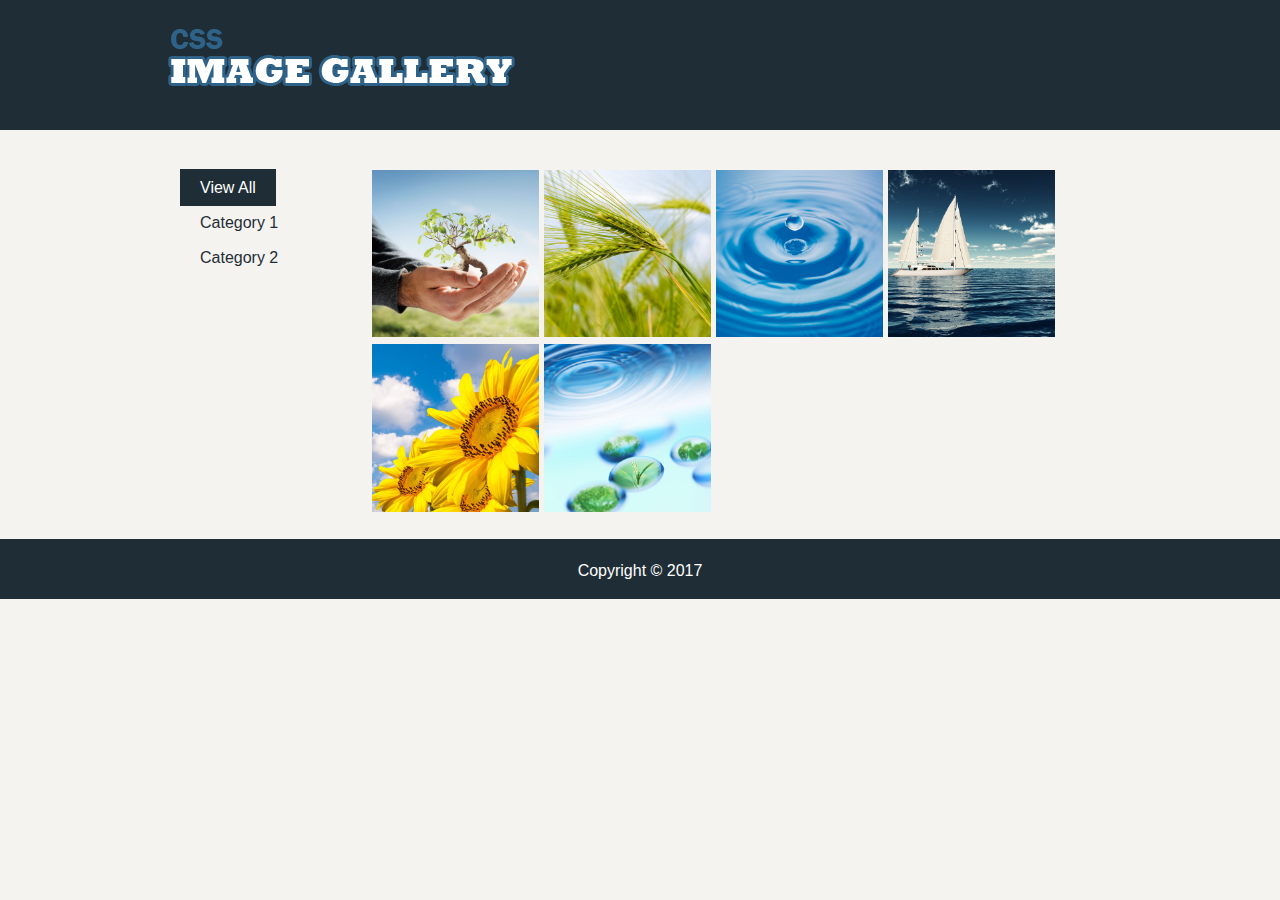
<file: imageGallery/index.html>
<!DOCTYPE html>
<html lang="en">
<head>
	<meta charset="UTF-8">
	<title>Image Gallery</title>
	<link rel="stylesheet" href="css/style.css">
	<link rel="stylesheet" href="css/jquery.fancybox.css">
	<link rel="stylesheet" href="css/jquery.fancybox-buttons.css">
	<link rel="stylesheet" href="css/jquery.fancybox-thumbs.css">



	<!--<script src="js/jquery.js"></script>-->
	<script
			  src="https://code.jquery.com/jquery-1.12.4.min.js"
			  integrity="sha256-ZosEbRLbNQzLpnKIkEdrPv7lOy9C27hHQ+Xp8a4MxAQ="
			  crossorigin="anonymous"></script>
	<script src="js/jquery.fancybox.pack.js"></script>
	<script src="js/jquery.fancybox-buttons.js"></script>
	<script src="js/jquery.fancybox-media.js"></script>
	<script src="js/jquery.fancybox-thumbs.js"></script>
	<script type="text/javascript">
		$(document).ready(function() {
			$(".fancybox").fancybox({
				helpers: {
					buttons:{}
				}
			});

			$('.filter').on('click', function() {
				var $this = $(this);
				if(!$this.hasClass('active')) {
					$('.filter').removeClass('active'); // remove active from any other filter link
					$this.addClass('active'); // add active tab
					//Get data-rel
					var $filter = $this.data('rel');
					$filter == 'all' ? //multiline ternary function
					$('.fancybox')
					.attr('data-fancybox-group', 'gallery')
					.not(':visible')
					.fadeIn()
					:
					$('.fancybox')
					.fadeOut(0)
					.filter(function() {
						return $(this).data('filter') == $filter;
					})
					.attr('data-fancybox-group', $filter)
					.fadeIn(1000);
				}
			});
		});
	</script>

		  
</head>
<body>
	<header>
		<div class="container">
			<img src="img/logo.png" class="logo">
		</div>
	</header>
	<div class="container">
		<section>
			<div class="gallery">
				<a class="fancybox" data-fancybox-group="gallery" data-filter="category1" href="img/image1.jpg"><img src="img/image1.jpg" alt=""></a>
				<a class="fancybox" data-fancybox-group="gallery" data-filter="category1" href="img/image2.jpg"><img src="img/image2.jpg" alt=""></a>
				<a class="fancybox" data-fancybox-group="gallery" data-filter="category2" href="img/image3.jpg"><img src="img/image3.jpg" alt=""></a>
				<a class="fancybox" data-fancybox-group="gallery" data-filter="category1" href="img/image4.jpg"><img src="img/image4.jpg" alt=""></a>
				<a class="fancybox" data-fancybox-group="gallery" data-filter="category2" href="img/image5.jpg"><img src="img/image5.jpg" alt=""></a>
				<a class="fancybox" data-fancybox-group="gallery" data-filter="category2" href="img/image6.jpg"><img src="img/image6.jpg" alt=""></a>
			</div>
		</section>
		<aside>
			<nav>
				<a data-rel="all" href="javascript:;" class="filter active">View All</a>
				<a data-rel="category1" href="javascript:;" class="filter ">Category 1</a>
				<a data-rel="category2" href="javascript:;" class="filter ">Category 2</a>
			</nav>
		</aside>
	</div>
	<footer>
		<div class="container">
			<p>Copyright &copy; 2017</p>
		</div>
	</footer>
	
</body>
</html>
</file>
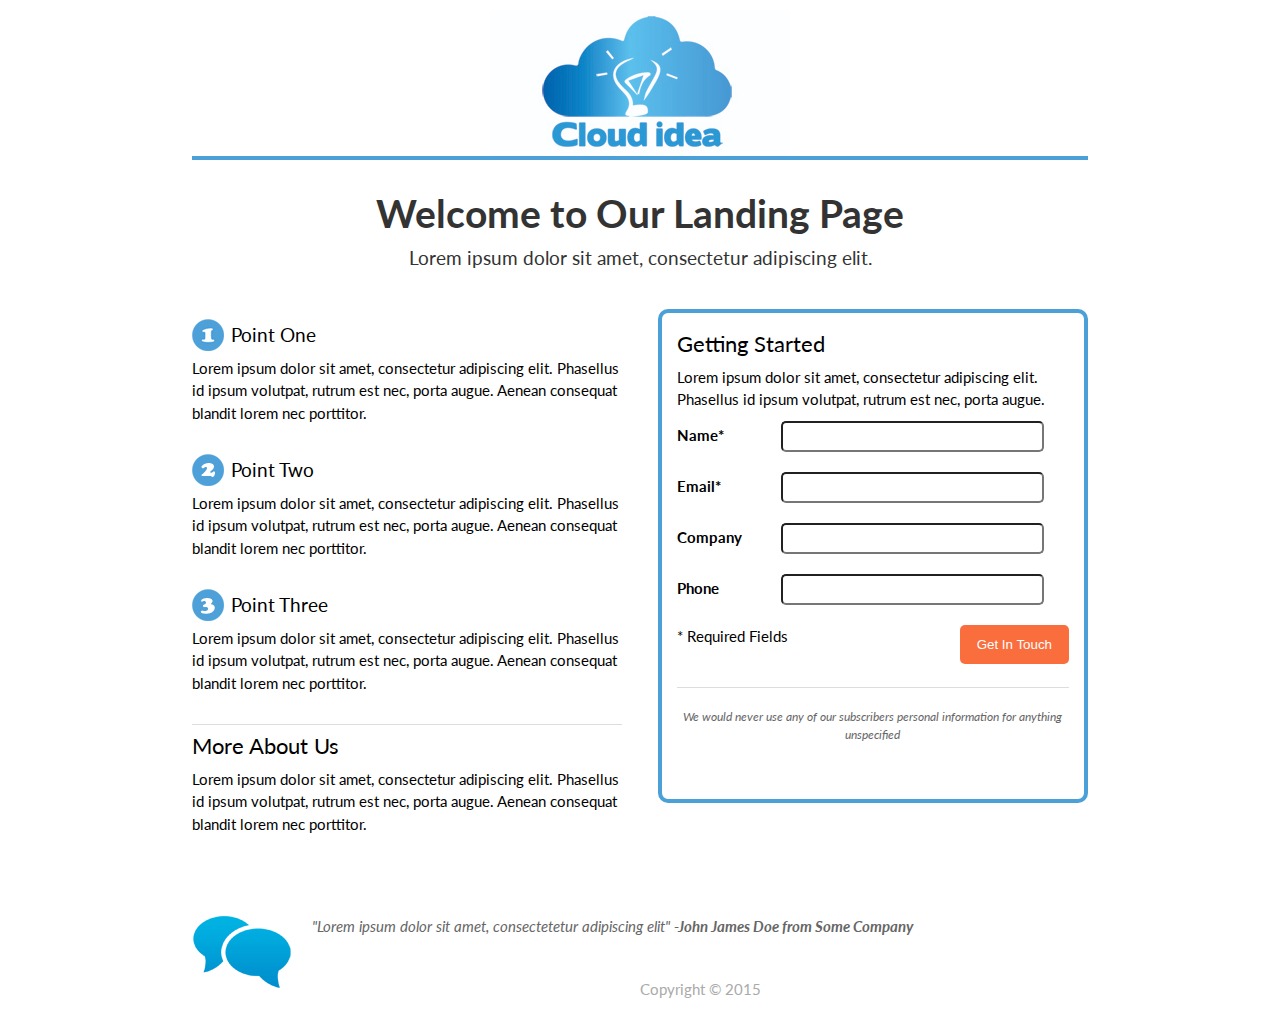
<file: LandingPage/index.html>
<!DOCTYPE html>
<html>
  <head>
  	<title>Hi There!</title>
  	<link rel="stylesheet" href="css/reset.css" type="text/css">
  	<link rel="stylesheet" href="css/styles.css" type="text/css">
  	<meta name="viewport" content="width=device-width, initial-scale-1">
  	<link href='http://fonts.googleapis.com/css?family=Lato&subset=latin,latin-ext' rel='stylesheet' type='text/css'>
  </head>

  <body>

  	<div id="container">
  		<header id="main-header">
  			<img src="images/logo.jpg" id="logo" alt="Cloud Idea">
  		</header>

      
  		<div id="main-text">
         <h1>Welcome to Our Landing Page</h1>
         <h4>Lorem ipsum dolor sit amet, consectetur adipiscing elit.</h4>
  		</div>
      <div id="sub-1">
          <ul class="points">
            <li>
              <img src="images/number1.png" alt="Point 1">
              <h4>Point One</h4>
              <p>Lorem ipsum dolor sit amet, consectetur adipiscing elit. Phasellus id ipsum volutpat, rutrum est nec, porta augue. Aenean consequat blandit lorem nec porttitor. </p>
            </li>
            <li>
              <img src="images/number2.png" alt="Point 2">
              <h4>Point Two</h4>
              <p>Lorem ipsum dolor sit amet, consectetur adipiscing elit. Phasellus id ipsum volutpat, rutrum est nec, porta augue. Aenean consequat blandit lorem nec porttitor. </p>
            </li>
            <li>
              <img src="images/number3.png" alt="Point 3">
              <h4>Point Three</h4>
              <p>Lorem ipsum dolor sit amet, consectetur adipiscing elit. Phasellus id ipsum volutpat, rutrum est nec, porta augue. Aenean consequat blandit lorem nec porttitor. </p>
            </li>
          </ul>
          <footer class="content-footer">
               <h3>More About Us</h3>
               <p>Lorem ipsum dolor sit amet, consectetur adipiscing elit. Phasellus id ipsum volutpat, rutrum est nec, porta augue. Aenean consequat blandit lorem nec porttitor.</p>
          </footer>  

      </div>

      <div id="sub-2">
       <form id="contact-form">
           <header id="content-header">
               <h3>Getting Started</h3>
               <p>Lorem ipsum dolor sit amet, consectetur adipiscing elit. Phasellus id ipsum volutpat, rutrum est nec, porta augue.</p>
           </header>
           <div>
              <label>Name*</label>
              <input type="text">
          </div>
          <div>
             <label>Email*</label>
             <input type="email">
          </div> 
          <div>
              <label>Company</label>
              <input type="text">
          </div>
          <div>
              <label>Phone</label>
              <input type="text">
          </div>
          <div>
             <em>* Required Fields</em>
             <input type="submit" value="Get In Touch">
          </div>  
          <div class="clearfix"></div>
          <div class="content-footer">
             <p>We would never use any of our subscribers personal information for anything unspecified</p>
          </div>

        </form>

      </div>
      <div class="clearfix"></div>
      <div id="testimonial">
          <img src="images/testimonial.png" alt="Customer Testimonial">
          <blockquote>
            "Lorem ipsum dolor sit amet, consectetetur adipiscing elit" <strong>-John James Doe from Some Company</strong>
          </blockquote>
      </div>
      <footer id="main-footer">
        <p>Copyright &copy; 2015</p>
      </footer>  


  	</div><!-- .container -->

  </body>
  </html>
</file>
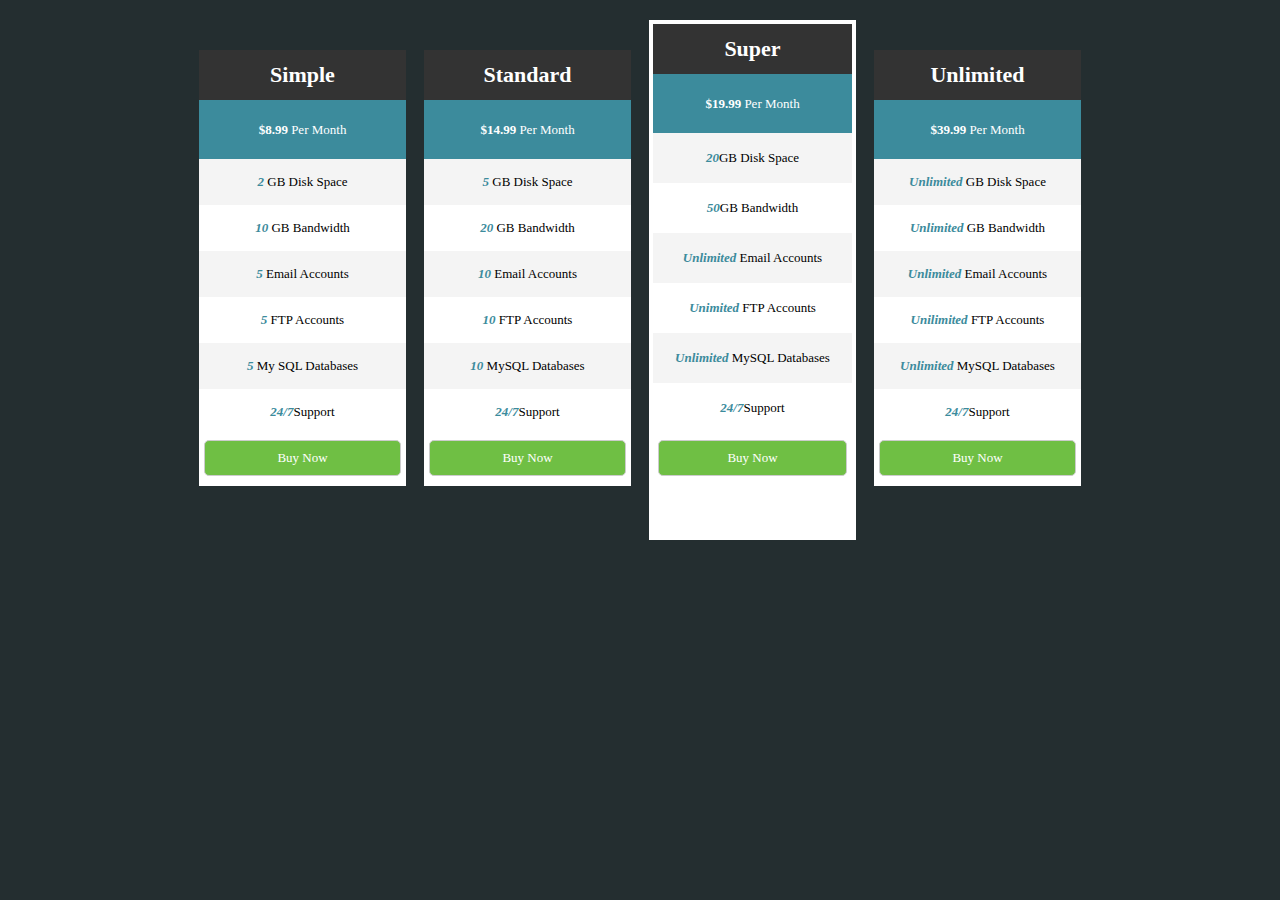
<file: Pricetables/index.html>
<!DOCTYPE html>
	<html lang="en">
	<head>
		<meta charset="UTF-8">
		<title>SASS Pricing Tables</title>
		<link rel="stylesheet" href="css/styles.css">
	</head>

	<body>
	    <div id="container">

	    	<ul class="price-tbl">

	    		<li class="tbl-block">
	    			<h3>Simple</h3>
	    			<div class="price">
	    				<span>$8.99</span> Per Month
	    			</div>
	    				<ul class="features">
	    					<li><em>2</em> GB Disk Space</li>
	    					<li><em>10</em> GB Bandwidth</li>
	    					<li><em>5</em> Email Accounts</li>
	    					<li><em>5</em> FTP Accounts</li>
	    					<li><em>5</em> My SQL Databases</li>
	    					<li><em>24/7</em>Support</li>
	    				</ul>
	    				<div class="tbl-footer">
	    					<a class="btn btn-primary" href="#">Buy Now</a>	
	    				</div>
	    			
	    		</li>
	    		<li class="tbl-block">
	    			<h3>Standard</h3>
	    			<div class="price">
	    				<span>$14.99</span> Per Month
	    			</div>
	    				<ul class="features">
	    					<li><em>5</em> GB Disk Space</li>
	    					<li><em>20</em> GB Bandwidth</li>
	    					<li><em>10</em> Email Accounts</li>
	    					<li><em>10</em> FTP Accounts</li>
	    					<li><em>10</em> MySQL Databases</li>
	    					<li><em>24/7</em>Support</li>
	    				</ul>
	    				<div class="tbl-footer">
	    					<a class="btn btn-primary" href="#">Buy Now</a>	
	    				</div>
	    			
	    		</li>
	    		<li class="tbl-block highlight">
	    			<h3>Super</h3>
	    			<div class="price">
	    				<span>$19.99</span> Per Month
	    			</div>
	    				<ul class="features">
	    					<li><em>20</em>GB Disk Space</li>
	    					<li><em>50</em>GB Bandwidth</li>
	    					<li><em>Unlimited</em> Email Accounts</li>
	    					<li><em>Unimited</em> FTP Accounts</li>
	    					<li><em>Unlimited</em> MySQL Databases</li>
	    					<li><em>24/7</em>Support</li>
	    				</ul>
	    				<div class="tbl-footer">
	    					<a class="btn btn-primary" href="#">Buy Now</a>	
	    				</div>
	    			
	    		</li>
	    		<li class="tbl-block">
	    			<h3>Unlimited</h3>
	    			<div class="price">
	    				<span>$39.99</span> Per Month
	    			</div>
	    				<ul class="features">
	    					<li><em>Unlimited</em> GB Disk Space</li>
	    					<li><em>Unlimited</em> GB Bandwidth</li>
	    					<li><em>Unlimited</em> Email Accounts</li>
	    					<li><em>Unilimited</em> FTP Accounts</li>
	    					<li><em>Unlimited</em> MySQL Databases</li>
	    					<li><em>24/7</em>Support</li>
	    				</ul>
	    				<div class="tbl-footer">
	    					<a class="btn btn-primary" href="#">Buy Now</a>	
	    				</div>
	    			
	    		</li>

	    	</ul>

	    </div>

	</body>
	</html>
</file>
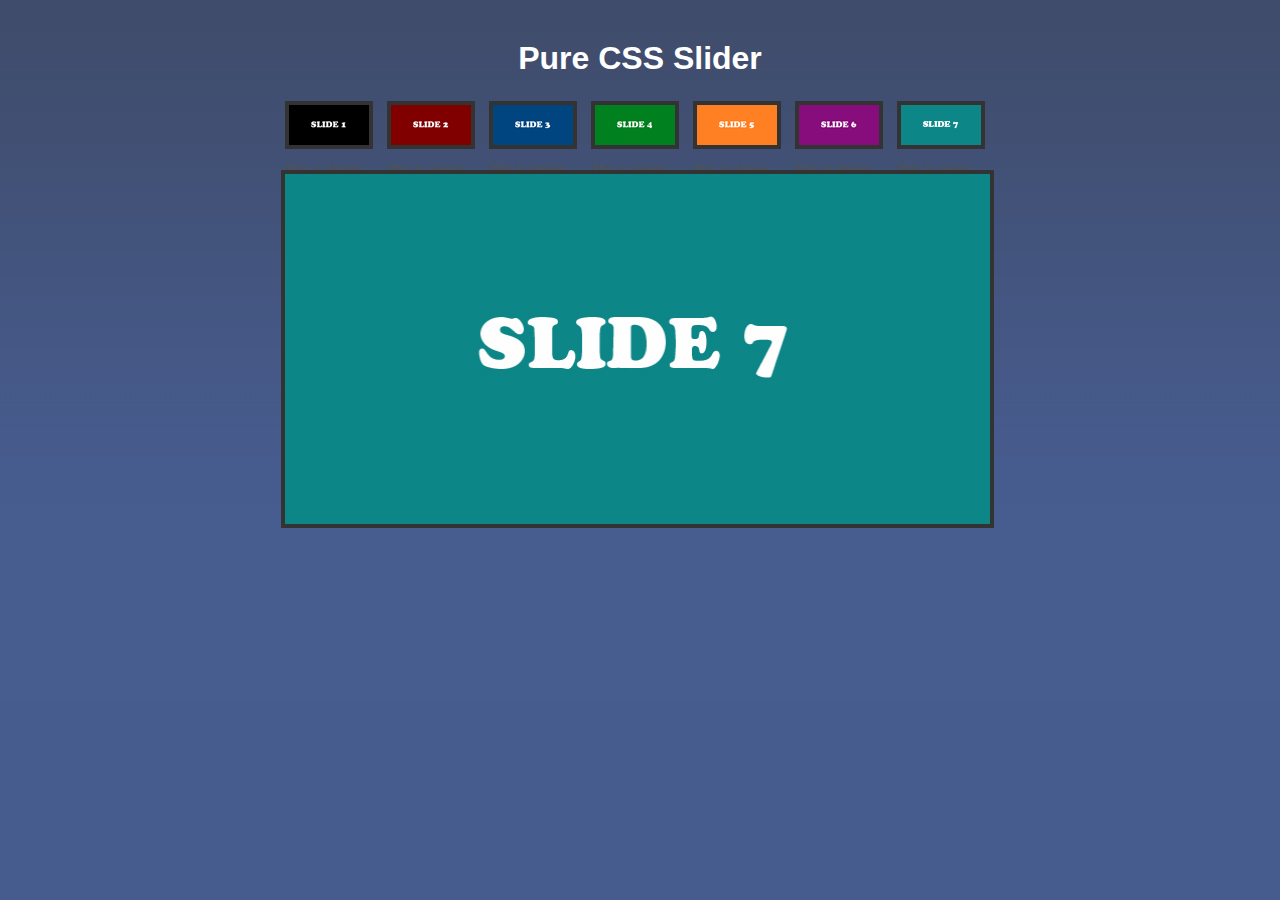
<file: Slider/index.html>
<!DOCTYPE html>
<html>
   <head>
   	  <title>Pure CSS Slider</title>
   	  <link rel="stylesheet" href="css/styles.css" type="text/css">
   </head>	
   
   <body>
   	  <div id="container">
   	  	<h1>Pure CSS Slider</h1>
   	  	<ul class="thumbs">
   	  		<li><a href="#slide-1"><img src="img/thumb1.jpg"><span>This is image 1</span></a></li>
   	  		<li><a href="#slide-2"><img src="img/thumb2.jpg"><span>This is image 2</span></a></li>
   	  		<li><a href="#slide-3"><img src="img/thumb3.jpg"><span>This is image 3</span></a></li>
   	  		<li><a href="#slide-4"><img src="img/thumb4.jpg"><span>This is image 4</span></a></li>
			<li><a href="#slide-5"><img src="img/thumb5.jpg"><span>This is image 5</span></a></li>
			<li><a href="#slide-6"><img src="img/thumb6.jpg"><span>This is image 6</span></a></li>
			<li><a href="#slide-7"><img src="img/thumb7.jpg"><span>This is image 7</span></a></li>
		</ul>

		<ul class="slides">
			<li class="first" id="slide-1"><img src="img/slide1.jpg"></li>
			<li id="slide-2"><img src="img/slide2.jpg"></li>
			<li id="slide-3"><img src="img/slide3.jpg"></li>
			<li id="slide-4"><img src="img/slide4.jpg"></li>
			<li id="slide-5"><img src="img/slide5.jpg"></li>
			<li id="slide-6"><img src="img/slide6.jpg"></li>
			<li id="slide-7"><img src="img/slide7.jpg"></li>
		</ul>

   </body>

</html>
</file>
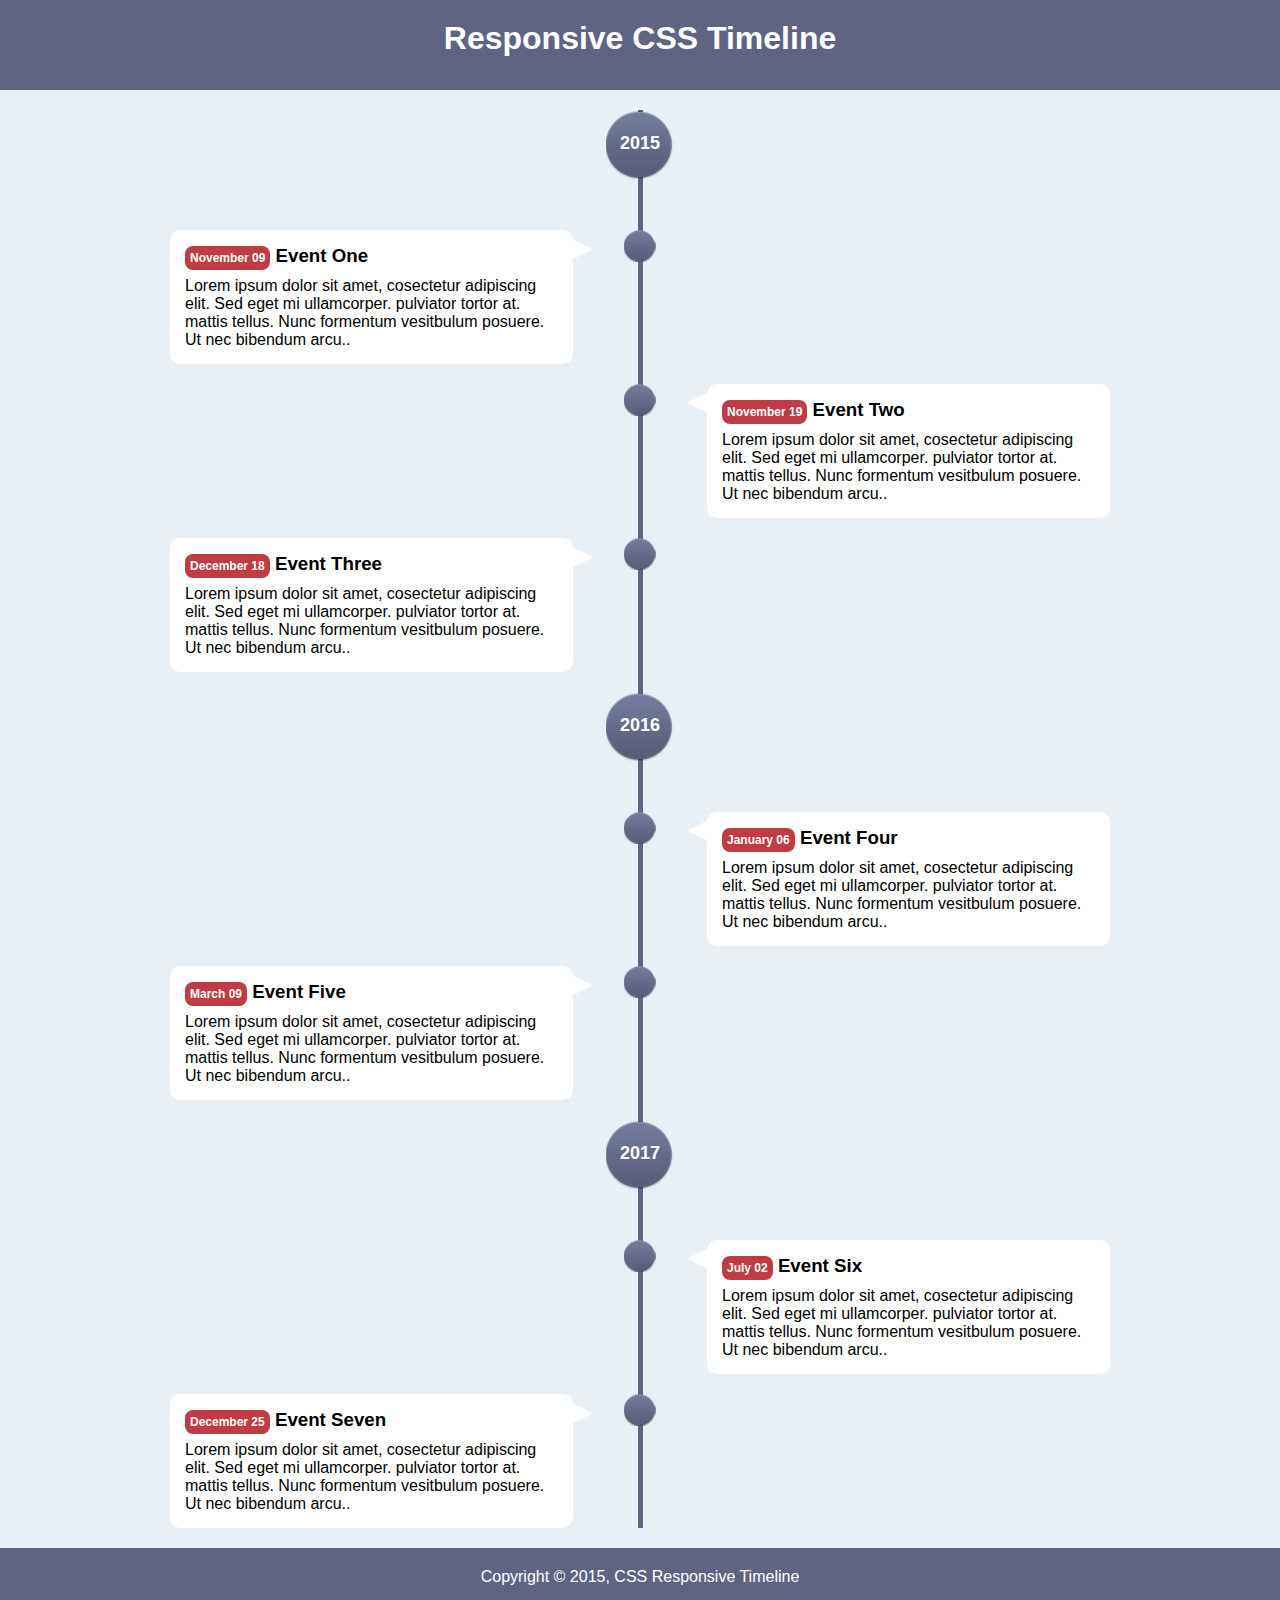
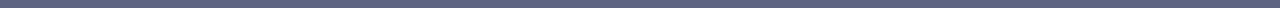
<file: Timeline/index.html>
<!DOCTYPE html>
<head>
   <title>CSS Timeline</title>
   <meta name="viewport" content="width=device-width", initial-scale="1">
   <link rel="stylesheet" href="css/styles.css" type="text/css">
</head>

<body>
	<header>
		<div class="container">
			<h1>Responsive CSS Timeline</h1>
        </div>
	</header>

	<section>
		
		<div class="container">
			<div id="timeline">	

			 <div class="tl-block">
			 	<div class="tl-year">
			 		<div>2015</div>
			 	</div><!-- tl-year -->
			</div><!-- tl-block -->

			<div class="tl-block">
				<div class="tl-event">
					<div class="event-l">
						<div>
							<h3><time datatime="2015-11-09 11:27">November 09</time> Event One</h3>
							<p>Lorem ipsum dolor sit amet, cosectetur adipiscing elit. Sed eget mi ullamcorper. pulviator tortor at. mattis tellus. Nunc formentum vesitbulum posuere. Ut nec bibendum arcu.. </p>
						</div>
					</div><!-- event-l -->
				</div><!-- tl-event-->
			</div><!-- tl-block -->


		<div class="tl-block">
				<div class="tl-event">
					<div class="event-r">
						<div>
							<h3><time datatime="2015-11-19 11:27">November 19</time> Event Two</h3>
							<p>Lorem ipsum dolor sit amet, cosectetur adipiscing elit. Sed eget mi ullamcorper. pulviator tortor at. mattis tellus. Nunc formentum vesitbulum posuere. Ut nec bibendum arcu..</p>
						</div>
					</div><!-- event-r -->
				</div><!-- tl-event-->
			</div><!-- tl-block -->

			<div class="tl-block">
				<div class="tl-event">
					<div class="event-l">
						<div>
							<h3><time datatime="2015-12-18 11:27">December 18</time> Event Three</h3>
							<p>Lorem ipsum dolor sit amet, cosectetur adipiscing elit. Sed eget mi ullamcorper. pulviator tortor at. mattis tellus. Nunc formentum vesitbulum posuere. Ut nec bibendum arcu..</p>
						</div>
					</div><!-- event-r -->
				</div><!-- tl-event-->
			</div><!-- tl-block -->

			<div class="tl-block">
			 	<div class="tl-year">
			 		<div>2016</div>
			 	</div><!-- tl-year -->
			</div><!-- tl-block -->

			<div class="tl-block">
				<div class="tl-event">
					<div class="event-r">
						<div>
							<h3><time datatime="2016-1-06 11:27">January 06</time> Event Four</h3>
							<p>Lorem ipsum dolor sit amet, cosectetur adipiscing elit. Sed eget mi ullamcorper. pulviator tortor at. mattis tellus. Nunc formentum vesitbulum posuere. Ut nec bibendum arcu..</p>
						</div>
					</div><!-- event-r -->
				</div><!-- tl-event-->
			</div><!-- tl-block -->

			<div class="tl-block">
				<div class="tl-event">
					<div class="event-l">
						<div>
							<h3><time datatime="2016-03-09 11:27">March 09</time> Event Five</h3>
							<p>Lorem ipsum dolor sit amet, cosectetur adipiscing elit. Sed eget mi ullamcorper. pulviator tortor at. mattis tellus. Nunc formentum vesitbulum posuere. Ut nec bibendum arcu..</p>
						</div>
					</div><!-- event-r -->
				</div><!-- tl-event-->
			</div><!-- tl-block -->

			<div class="tl-block">
			 	<div class="tl-year">
			 		<div>2017</div>
			 	</div><!-- tl-year -->
			</div><!-- tl-block -->

			<div class="tl-block">
				<div class="tl-event">
					<div class="event-r">
						<div>
							<h3><time datatime="2017-07-02 11:27">July 02</time> Event Six</h3>
							<p>Lorem ipsum dolor sit amet, cosectetur adipiscing elit. Sed eget mi ullamcorper. pulviator tortor at. mattis tellus. Nunc formentum vesitbulum posuere. Ut nec bibendum arcu..</p>
						</div>
					</div><!-- event-r -->
				</div><!-- tl-event-->
			</div><!-- tl-block -->

			<div class="tl-block">
				<div class="tl-event">
					<div class="event-l">
						<div>
							<h3><time datatime="2017-12-25 11:27">December 25</time> Event Seven</h3>
							<p>Lorem ipsum dolor sit amet, cosectetur adipiscing elit. Sed eget mi ullamcorper. pulviator tortor at. mattis tellus. Nunc formentum vesitbulum posuere. Ut nec bibendum arcu..</p>
						</div>
					</div><!-- event-r -->
				</div><!-- tl-event-->
			</div><!-- tl-block -->



       
        </div><!-- timeline -->
       
		
     </div><!-- Container -->
    



	</section>

	<footer>
		<div class="container">
			<p>Copyright &copy; 2015, CSS Responsive Timeline</p>
		</div>
	</footer>
</body>
</file>
<file: imageGallery/css/style.css>
* {
	margin:0;
	padding:0;
}

body {
	font-family: 'Arial', sans-serif;
	background: #f5f3ef;
	line-height: 1.5em;
	color:#666;
}

a {
	color:#1f2e36;
	text-decoration: none;
}

ul, li {
	list-style: none;
}


header {
	height: 130px;
	background: #1f2e36;
	color:#fff;
	margin-bottom: 20px;
}

.logo {
	padding-top: 20px;
}

.container {
	width: 80%;
	max-width: 960px;
	margin:auto;
	overflow: auto;
}

section {
	float: right;
	width: 80%;
	padding: 20px;
	overflow: auto;
	box-sizing: border-box;
}

aside {
	float: left;
	width: 20%;
	padding:20px;
	overflow: auto;
	box-sizing: border-box;
}

.gallery img {
	width: 23%;
	opacity:1;
	transition: all 1s;
}

.gallery img:hover {
	background: #fff;
	opacity:0.5;
	transition: all 1s;
}

nav a {
	line-height: 2.2em;
	padding: 10px 20px;
}

nav a.active{
	background: #1f2e36;
	color:#fff;
}

nav a:hover {
	background: #eee;
}

footer{
	height: 40px;
	background: #1f2e36;
	color:#fff;
	text-align: center;
	padding-top: 20px;
}

@media(max-width: 960px) {
	.container{
		width:95%;
	}

	section, aside {
		float:none;
		width:100%;
	}

	.gallery img{
		width: 49%;
	}
	


}
</file>
<file: LandingPage/css/styles.css>
body {
	font-family: 'Lato', sans-serif;
	font-size: 15px;
	line-height: 1.5em;
}

#container {
	width: 70%;
	margin:10px auto;
	background: #fff;
    overflow: auto;
}

p {
	margin:10px 0;
	line-height: 1.5em;
}

h1 {
	font-size: 39px;
	font-weight: bold;
	margin:20px 0 10px 0;
	line-height: 1.2em;
}

h3 {
	font-size: 22px;
	margin: 10px 0;

}

h4 {
	font-size: 19px;
	margin:10px 0;
}

strong {
	font-weight: bold;
}

.clearfix {
	clear: both;
}

header#main-header {
	border-bottom:4px solid #4ca0d8;
}

img#logo {
	margin:auto;
	display: block;

}

#main-text {
	text-align: center;
	color: #333;
	padding:10px;
	margin-bottom: 20px;
}

#sub-1 {
	float:left;
	width: 48%;
}

#sub-2 {
	float:right;
	width: 48%;
}

.points li {
	margin-bottom: 30px;
}

.points img {
	float:left;
	margin-right:7px;
}

.points h4 {
	padding-top: 5px;
}

#contact-form {
	padding:10px 15px 15px 15px;
	border:4px solid #4ca0d8;
	border-radius: 10px;
	-webkit-border-radius:10px
	-moz-border-radius:10px;

	overflow: auto;
	background-color: f4f4f4;

}

#contact-form div {
	margin-bottom:20px;
}

#contact-form label {
	display: inline-block;
	width:100px;
	font-weight: bold;
}

#contact-form input[type='text'], #contact-form input[type='email'] {
	border:#ccc ipx solid;
	/*-webkit-border-radius: 5px;*/
	-moz-border-radius: 5px;
	border-radius: 5px;
	height: 25px;
	width: 65%;
}

#contact-form input[type='submit'] {
	padding: 12px 17px;
	color:#fff;
	background:#fa6e3e;
	border:0;
	/*-webkit-border-radius: 5px;*/
	-moz-border-radius: 5px;
	border-radius: 5px;
	float:right;
	display: block;

}

#contact-form input[type='submit']:hover {
	background:#d55427;
	cursor: pointer;
}

#contact-form .content-footer p {
	font-style: italic;
	text-align: center;
	color: #666;
	font-size: 80%;
	padding-top: 10px;
}

.content-footer {
	border-top: #ddd solid 1px;
	margin-bottom: 20px;
	padding-bottom:10px;
}

#testimonial {
	margin: 40px 0;
	font-style: italic;
	color:#666;

}

#testimonial img {
	float: left;
	margin-right: 20px;

}

footer#main-footer {
	text-align: center;
	border top: #ccc solid 1px;
	color:#aaa;
}


@media(max-width: 960px) {
    #container {
    	width: 80%;
    }

    h1 {
    	font-size: 33px;
    }

    #sub-1, #sub-2 {
    	float:none;
    	width:100%;
    }

    .points li {
    	background:#eee;
    	padding: 8px;
    	-webkit-border-radius:8px;
    	-moz-border-radius:8px;
    	border-radius: 10px;
    }

    .points img {
    	margin-top: 7px;

    }

    #testimonial img {
    	float:none;
    	margin:auto;
    	display:block;
    	margin-bottom:20px;
    }
}

@media(max-width: 568px) {
	h1 {
		font-size: 22px;
	}
}
</file>
<file: Pricetables/css/styles.css>
/* Include Config */
/* Number of Columns */
/* Colors */
/* line 4, ../sass/styles.scss */
* {
  margin: 0;
  padding: 0;
}

/* line 9, ../sass/styles.scss */
body {
  background-color: #242e30;
  font-family: 'Arial' sans-serif;
  font-size: 13px;
  line-height: 1.5em;
}

/* line 16, ../sass/styles.scss */
ul, li {
  list-style: none;
}

/* line 20, ../sass/styles.scss */
a {
  text-decoration: none;
}

/* line 23, ../sass/styles.scss */
em {
  font-style: bold;
  color: #3c8b9c;
}

/* line 28, ../sass/styles.scss */
#container {
  width: 900px;
  margin: 50px auto;
  max-width: 900px;
}

/* line 34, ../sass/styles.scss */
.tbl-block {
  float: left;
  width: 23%;
  margin: 0 1%;
  box-sizing: border-box;
  background: white;
  overflow: hidden;
  margin-bottom: 10px;
}
/* line 53, ../sass/styles.scss */
.tbl-block h3 {
  background: #333333;
  color: #fff;
  text-align: center;
  font-size: 22px;
  padding: 15px;
}

/* line 63, ../sass/styles.scss */
.tbl-block:hover {
  border: 4px #242e30 solid;
}

/* line 67, ../sass/styles.scss */
.price {
  text-align: center;
  padding: 20px;
  background: #3c8b9c;
  color: white;
}
/* line 73, ../sass/styles.scss */
.price span {
  font-size: 25;
  font-weight: bold;
}

/* line 81, ../sass/styles.scss */
.features li {
  line-height: 2em;
  text-align: center;
  padding: 10px 0;
}
/* line 88, ../sass/styles.scss */
.features em {
  font-weight: bold;
}
/* line 92, ../sass/styles.scss */
.features li:nth-child(odd) {
  background: #f4f4f4;
}

/* line 97, ../sass/styles.scss */
a.btn {
  padding: 7px 10px;
  border: #ccc solid 1px;
  text-align: center;
  display: block;
  margin: 5px;
  margin-bottom: 10px;
  border-radius: 5px;
}

/* line 107, ../sass/styles.scss */
a.btn-primary {
  background: #6fbf44;
  color: #fff;
}

/* line 112, ../sass/styles.scss */
a.btn-primary:hover {
  background: #65a443;
  color: #fff;
}

/* featured package */
/* line 119, ../sass/styles.scss */
.highlight {
  height: 520px;
  margin-top: -30px;
  border: white solid 4px;
}
/* line 124, ../sass/styles.scss */
.highlight a.btn {
  margin-top: 7px;
}
/* line 128, ../sass/styles.scss */
.highlight li {
  padding: 12px !important;
}

@media (max-width: 768px) {
  /* line 1, ../sass/_mobile.scss */
  #container {
    width: 80%;
  }

  /* line 6, ../sass/_mobile.scss */
  .tbl-block {
    float: none;
    width: 100%;
  }

  /* line 11, ../sass/_mobile.scss */
  .tbl-block:hover {
    border: 0;
  }

  /* line 15, ../sass/_mobile.scss */
  .highlight {
    height: auto;
    margin-top: 0;
    border: 0;
  }
  /* line 20, ../sass/_mobile.scss */
  .highlight a.btn {
    margin-top: 0;
  }
}
</file>
<file: Timeline/css/styles.css>
* {
    margin: 0;
    padding: 0;	
}

body {
	font-family: 'Arial', sans-serif;
	background: #e9f0f5;
}

p {
	margin: 0px;
	padding-top: 10px;
}

.container {
	width: 940px;
	overflow: auto;
	margin: auto;
}

header {
	background: #5e6482;
	height: 70px;
	color: #fff;
	text-align: center;
	padding-top: 20px;
}


#timeline {
	background:url(../img/line.png) repeat-y 50% 0;
	min-height: 700px;
	margin: 20px 0 20px 0;
}


.tl-block {
	position:relative;
	width: 100%;
	min-height: 100px;
	margin-bottom: 20px;

}

.tl-year {
	background:url(../img/point-big.png) no-repeat 50%;
	display: block;
	width: 70px;
	height: 70px;
	text-align: center;
	margin: auto;

}

.tl-year div {
	color:#fff;
	font-size: 18px;
	font-weight: bold;
	display: block;
	padding-top: 23px;
	text-align: center;
	margin-top: 20px;
}

.tl-event {
	background: url(../img/point-small.png) no-repeat top center;
	margin: auto;
	width: 100%;
	overflow: hidden;
	visibility: visible;
	animation:fade;
    animation-duration:2s;
}

@keyframes fade {
	0%{opacity: 0;}
	100%{opacity: 1;}
}
.tl-event > div {
	width: 45%;
	position: relative;
}

.tl-event div div {
	background: #fff;
	border-radius: 10px;
	padding: 15px;
}

.tl-event div.event-r {
	float: right;
	background:url(../img/arrow-left.png) no-repeat 0 0;
}

.tl-event div.event-l {
	float: left;
	background:url(../img/arrow-right.png) no-repeat top right;
}

.tl-event div.event-r div {
	margin-left: 20px;
}

.tl-event div.event-l div {
	margin-right: 20px;
}

.tl-event time {
	background: #c03b44;
	color: #fff;
	font-size: 12px;
	padding: 5px;
	border-radius: 8px;
	position: relative;
}


footer {
	background: #5e6482;
	height: 40px;
	color: #fff;
	text-align: center;
	padding-top: 10px;
	padding-bottom: 10px;

}

@media(max-width:768px) {
	.container {
		width: 95%;
	}

	header {
		height: 50px;
	}

	h1 {
		font-size: 23px;
	}

	#timeline {
		background:url(../img/line.png) repeat-y 30px 0;
	}
	
	.tl-year {
		background: url(../img/point-big.png) no-repeat 0 0;
		text-align: left;
		margin: 0;
	}

	.tl-event {
		background: url(../img/point-small.png) no-repeat 16px 0;
	}

	.tl-event div {
		width: 85%;
		position: relative;
	}


	.tl-event div.event-l {
		float: right;
		background: url(../img/arrow-left.png) no-repeat 0 0;
	}

	.tl-event div.event-l div {
		margin-left: 20px;
		margin-right: 0;
	}



}
</file>
<file: Slider/css/styles.css>
* {  /* Global Reset */
	margin:0;
	padding: 0;
	border: none;
	outline: none;
	list-style: none;
}

body {
	background: #465c8f url(../img/bg-image.jpg) repeat-x;
	font-family: 'Arial', sans-serif;
}

#container {
	width: 718px;
	overflow: hidden;
	margin: 40px auto;
}

h1 {
	color:#fff;
	text-align: center;
	margin-bottom: 20px;
}

ul.thumbs li{
	float:left;
	margin-bottom: 10px;
	margin-right: 9px;
}

ul.thumbs a {
	display: block;
	position:relative;
	width: 85px;
	height: 55px;
	border: 4px solid transparent;
	font: bold 12px/25px Arial, sans-serif;
	color: #515151;
	text-decoration: none;
	text-shadow: 1px 1px 0px rgba(255,255,255,.25), inset 1px 1px 0px rgba(0,0,0,.15);

}

ul.thumbs img {
	border:#333 solid 4px;
}

ul.slides {
    overflow: hidden;
	clear:both;  
 	border: #333 solid 4px; 

}

ul.slides,
ul.slides li,
ul.slides a,
ul.slides img {
	width: 705px;
    height: 350px; 
    position: relative; 
} 

ul.slides li {
	position: absolute;
	z-index: 50;
}

ul.thumbs li a:hover span {
	position: absolute;
	z-index: 101;
	bottom: -30;
	left: -22px; /*left -3px without pseudo selectors at bottom*/
	display: block;
	width: 100px;
	height: 25px;
	text-align: center;
	border-radius: 3px;
	-webkit-box-shadow: 0px 1px 0px rgba(0,0,0,.4);
	-moz-box-shadow: 0px 1px 0px rgba(0,0,0,.4);
	box-shadow: 0px 1px 0px rgba(0,0,0,.4);

	background: #fff; /*Older browsers */
	background: -moz-linear-gradient(top, #fff 0%, #bcbcbc 100%);
    background: -webkit-linear-gradient(top, #fff 0%, #bcbcbc 100%);
    background: -o-linear-gradient(top, #fff 0%, #bcbcbc 100%);
    background: -ms-linear-gradient(top, #fff 0%, #bcbcbc 100%);
    background: linear-gradient(top, #fff 0%, #bcbcbc 100%);


}

ul.thumbs li a:hover span:before {
	width: 0;
	height: 0;
	border-bottom: 5px solid #fff;
	border-left: 5px solid transparent;
	border-right: 5px solid transparent;
	content: '';
	position: absolute;
	top: -5px;
	left: 44px;
}

ul.thumbs li:first-child a:hover span {
	left: -3px;
}

ul.thumbs li:first-child a:hover span:before {
	left:25px;
}

/* Animation for Slider */
/*
@-webkit-keyframes slide {
	0% {left: -500%;}
	100% {left: 0%;}
}

ul.slides li:target {
	z-index:100;

	-webkit-animation-name: slide;
	-webkit-animation-duration: 1s;
	-webkit-animation-iteration-count: 1;

}
*/

@keyframes slide {
	0% {left: -500%;}
	100% {left: 0%;}
}


/*
@-moz-keyframe 'slide' {
	0% {left: -500%;}
	100% {left: 0%;}
}
*/
/*
ul.slides li:target {
	z-index:100;
    
	-moz-animation-name: slide;
	-moz-animation-duration: 1s;
	-moz-animation-iteration-count: 1;
	
	

}
*/

ul.slides li:target {
	z-index:100;

	animation-name: slide;
	animation-duration: 1s;
	animation-iteration-count: 1;

}


/* Not Target */

@keyframes noTarget {
	0% {z-index: 75;}
	100% {z-index: 75;}
}

ul.slides li:not(:target) {
	animation-name: noTarget;
	animation-duration:1s;
	animation-iteration-count:1;

}
</file>
